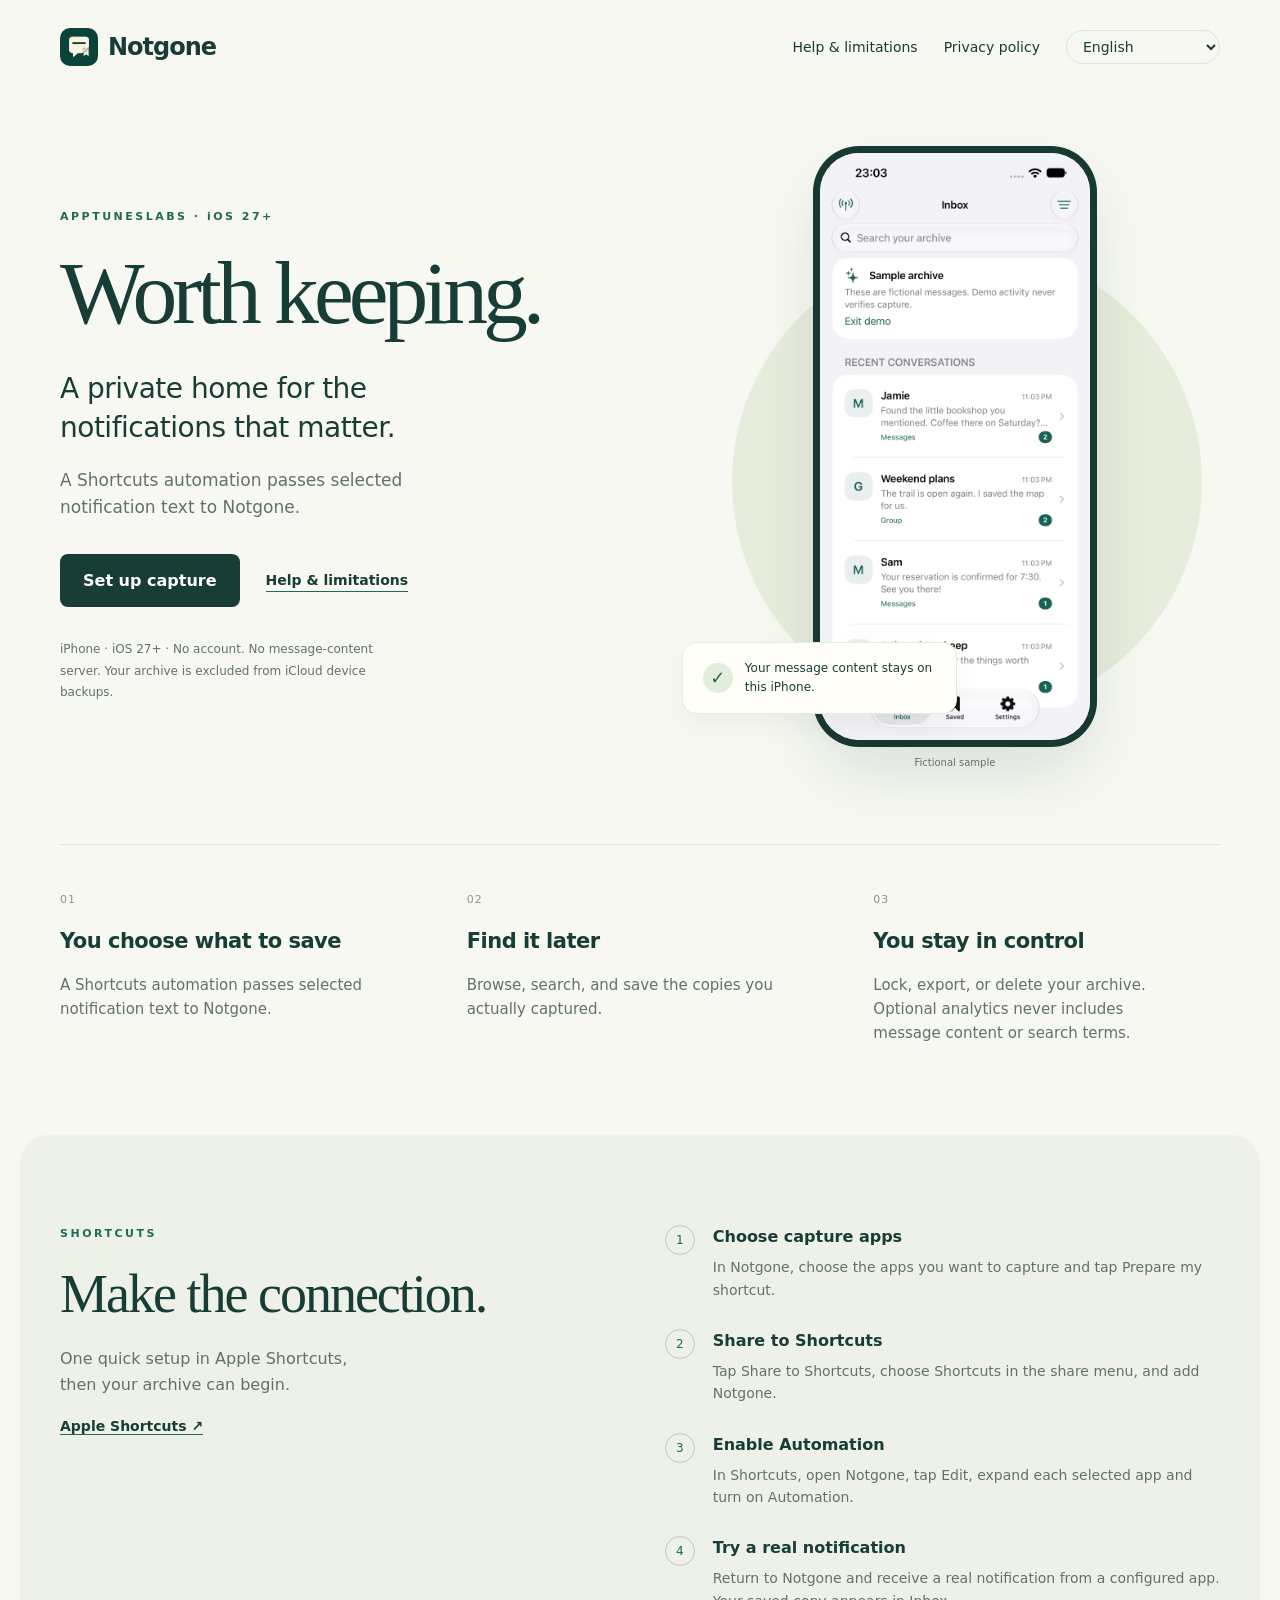
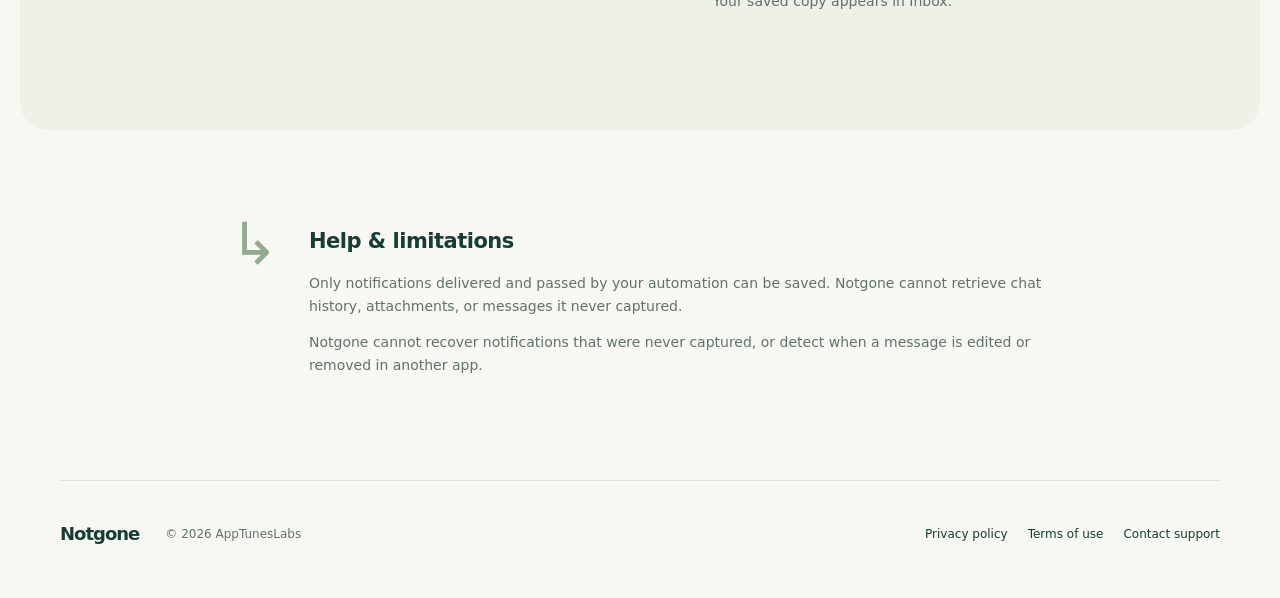
<file: index.html>
<!doctype html>
<html lang="en"><head><base href="./"><meta charset="utf-8"><meta name="viewport" content="width=device-width,initial-scale=1"><meta name="description" content="Notgone keeps copies of the notifications you choose in a private, searchable iPhone archive. iOS 27 and a user-configured Shortcuts automation required."><meta http-equiv="Content-Security-Policy" content="default-src 'self'; img-src 'self' data:; style-src 'self'; script-src 'self'; connect-src 'self'; object-src 'none'; base-uri 'self'"><meta name="referrer" content="strict-origin-when-cross-origin"><meta name="theme-color" content="#1a6157"><title>Notgone — Message Archive</title><link rel="icon" href="assets/icon.png"><link rel="stylesheet" href="style.css"></head>
<body>
<a class="skip" href="#main" data-i18n="Skip to content">Skip to content</a>
<header><a class="brand" href="./" aria-label="Notgone home"><img src="assets/icon.png" alt="" width="38" height="38">Notgone</a><nav aria-label="Main navigation" data-i18n-aria="Main navigation"><a href="support/" data-i18n="Help & limitations">Help & limitations</a><a href="privacy/" data-i18n="Privacy policy">Privacy policy</a><label class="language"><span class="sr-only" data-i18n="Language">Language</span><select id="locale" aria-label="Language" data-i18n-aria="Language"><option value="en-US">English</option></select></label></nav></header>
<main id="main">
<section class="hero" id="home"><div class="intro"><p class="eyebrow">APPTUNESLABS · iOS 27+</p><h1 data-i18n="Worth keeping.">Worth keeping.</h1><p class="lede" data-i18n="A private home for the notifications that matter.">A private home for the notifications that matter.</p><p class="explain" data-i18n="A Shortcuts automation passes selected notification text to Notgone.">A Shortcuts automation passes selected notification text to Notgone.</p><div class="actions"><a class="button" href="#setup" data-i18n="Set up capture">Set up capture</a><a class="textlink" href="support/" data-i18n="Help & limitations">Help & limitations</a></div><p class="availability">iPhone · iOS 27+ · <span data-i18n="No account. No message-content server. Your archive is excluded from iCloud device backups.">No account. No message-content server. Your archive is excluded from iCloud device backups.</span></p></div><div class="showcase"><div class="orbit"></div><figure><img id="app-screenshot" src="assets/inbox.png" alt="Notgone Inbox showing fictional sample conversations" data-i18n-alt="Notgone Inbox showing fictional sample conversations" width="440" height="956"><figcaption data-i18n="Fictional sample">Fictional sample</figcaption></figure><div class="note"><span class="check" aria-hidden="true">✓</span><span data-i18n="Your message content stays on this iPhone.">Your message content stays on this iPhone.</span></div></div></section>
<section class="principles" aria-label="Features"><article><span class="index">01</span><h2 data-i18n="You choose what to save">You choose what to save</h2><p data-i18n="A Shortcuts automation passes selected notification text to Notgone.">A Shortcuts automation passes selected notification text to Notgone.</p></article><article><span class="index">02</span><h2 data-i18n="Find it later">Find it later</h2><p data-i18n="Browse, search, and save the copies you actually captured.">Browse, search, and save the copies you actually captured.</p></article><article><span class="index">03</span><h2 data-i18n="You stay in control">You stay in control</h2><p data-i18n="Lock, export, or delete your archive. Optional analytics never includes message content or search terms.">Lock, export, or delete your archive. Optional analytics never includes message content or search terms.</p></article></section>
<section class="setup" id="setup"><div><p class="eyebrow">SHORTCUTS</p><h2 class="section-title" data-i18n="Make the connection.">Make the connection.</h2><p data-i18n="One quick setup in Apple Shortcuts, then your archive can begin.">One quick setup in Apple Shortcuts, then your archive can begin.</p><a class="textlink" href="https://support.apple.com/guide/shortcuts/apdfbdbd7123/ios" target="_blank" rel="noopener">Apple Shortcuts ↗</a></div><ol><li><h3 data-i18n="Choose capture apps">Choose capture apps</h3><p data-i18n="In Notgone, choose the apps you want to capture and tap Prepare my shortcut.">In Notgone, choose the apps you want to capture and tap Prepare my shortcut.</p></li><li><h3 data-i18n="Share to Shortcuts">Share to Shortcuts</h3><p data-i18n="Tap Share to Shortcuts, choose Shortcuts in the share menu, and add Notgone.">Tap Share to Shortcuts, choose Shortcuts in the share menu, and add Notgone.</p></li><li><h3 data-i18n="Enable Automation">Enable Automation</h3><p data-i18n="In Shortcuts, open Notgone, tap Edit, expand each selected app and turn on Automation.">In Shortcuts, open Notgone, tap Edit, expand each selected app and turn on Automation.</p></li><li><h3 data-i18n="Try a real notification">Try a real notification</h3><p data-i18n="Return to Notgone and receive a real notification from a configured app. Your saved copy appears in Inbox.">Return to Notgone and receive a real notification from a configured app. Your saved copy appears in Inbox.</p></li></ol></section>
<section class="reality"><span aria-hidden="true">↳</span><div><h2 data-i18n="Help & limitations">Help & limitations</h2><p data-i18n="Only notifications delivered and passed by your automation can be saved. Notgone cannot retrieve chat history, attachments, or messages it never captured.">Only notifications delivered and passed by your automation can be saved. Notgone cannot retrieve chat history, attachments, or messages it never captured.</p><p data-i18n="Notgone cannot recover notifications that were never captured, or detect when a message is edited or removed in another app.">Notgone cannot recover notifications that were never captured, or detect when a message is edited or removed in another app.</p></div></section>
</main>
<footer><a class="brand" href="./">Notgone</a><p>© 2026 AppTunesLabs</p><nav aria-label="Legal and support"><a href="privacy/" data-i18n="Privacy policy">Privacy policy</a><a href="terms/" data-i18n="Terms of use">Terms of use</a><a href="mailto:apptuneslabs@gmail.com" data-i18n="Contact support">Contact support</a></nav></footer>
<script src="app.js" defer></script></body></html>
</file>
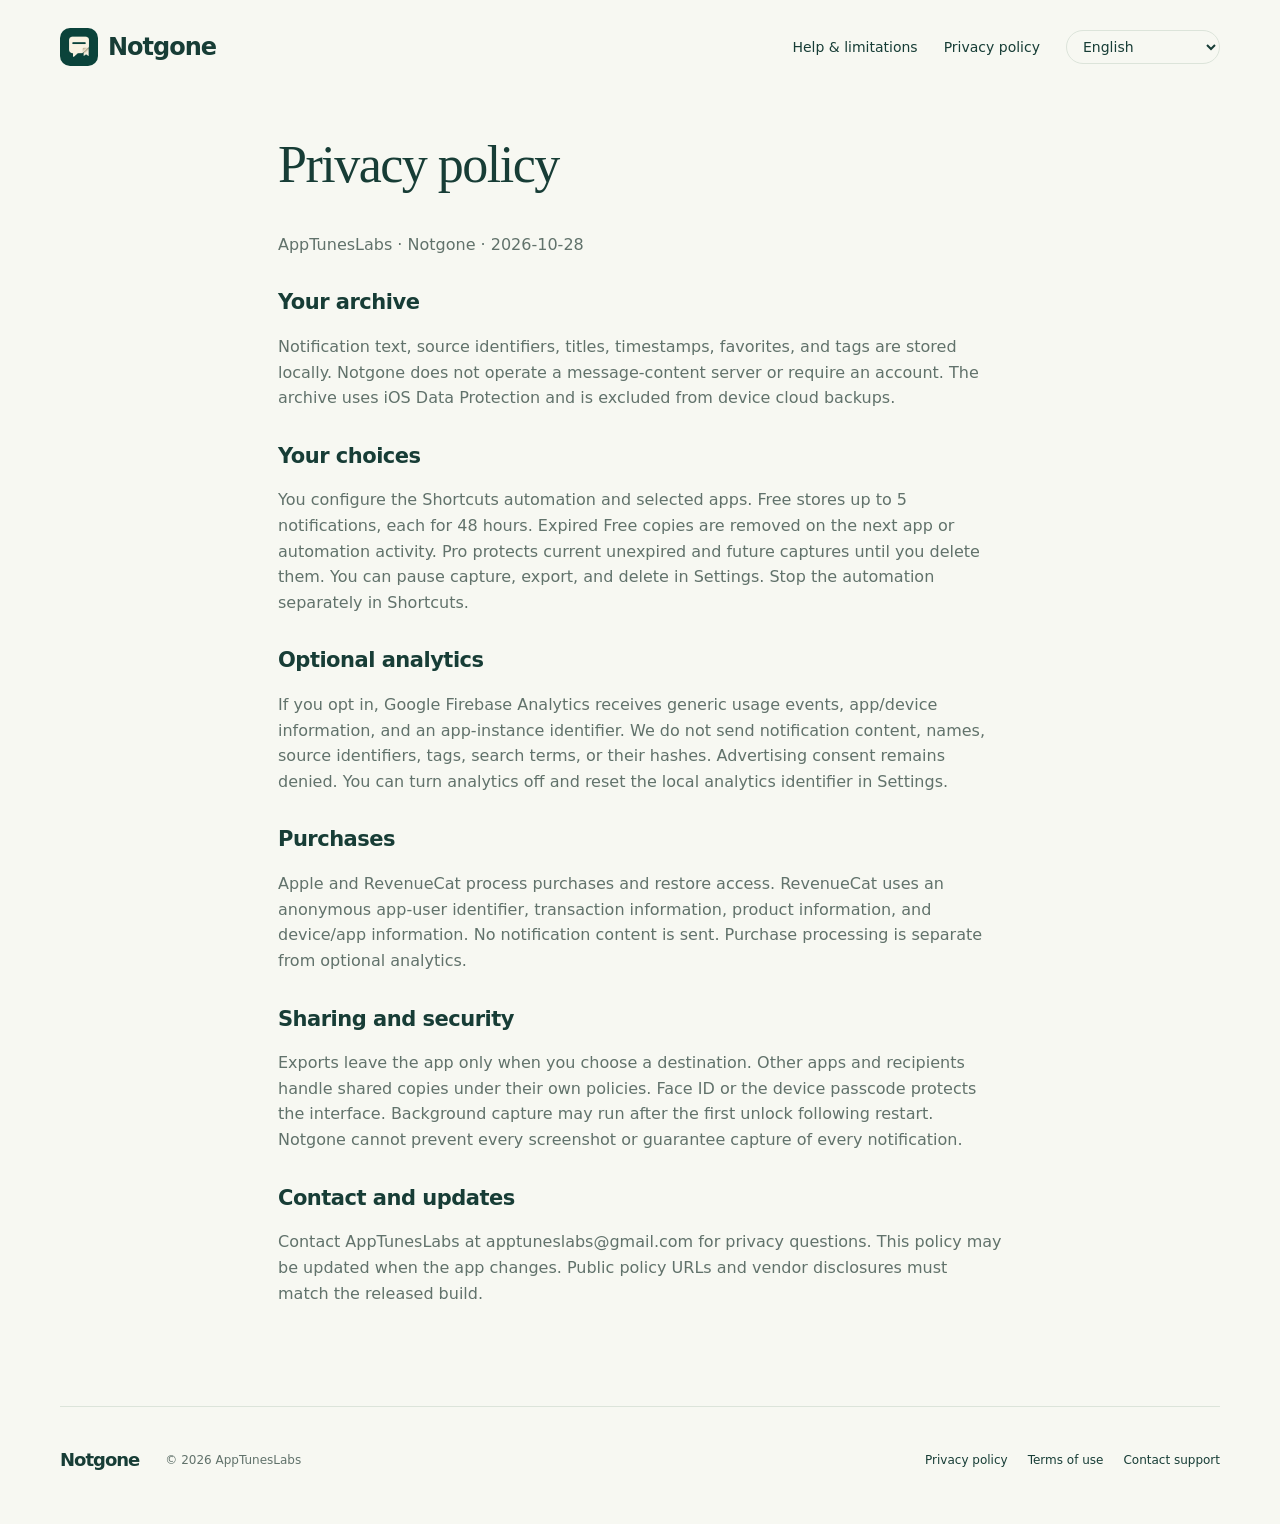
<file: privacy/index.html>
<!doctype html>
<html lang="en"><head><base href="../"><meta charset="utf-8"><meta name="viewport" content="width=device-width,initial-scale=1"><meta name="description" content="Notgone keeps copies of the notifications you choose in a private, searchable iPhone archive. iOS 27 and a user-configured Shortcuts automation required."><meta http-equiv="Content-Security-Policy" content="default-src 'self'; img-src 'self' data:; style-src 'self'; script-src 'self'; connect-src 'self'; object-src 'none'; base-uri 'self'"><meta name="referrer" content="strict-origin-when-cross-origin"><meta name="theme-color" content="#1a6157"><title>Privacy policy — Notgone</title><link rel="icon" href="assets/icon.png"><link rel="stylesheet" href="style.css"></head>
<body>
<a class="skip" href="privacy/#main" data-i18n="Skip to content">Skip to content</a>
<header><a class="brand" href="./" aria-label="Notgone home"><img src="assets/icon.png" alt="" width="38" height="38">Notgone</a><nav aria-label="Main navigation" data-i18n-aria="Main navigation"><a href="support/" data-i18n="Help & limitations">Help & limitations</a><a href="privacy/" data-i18n="Privacy policy">Privacy policy</a><label class="language"><span class="sr-only" data-i18n="Language">Language</span><select id="locale" aria-label="Language" data-i18n-aria="Language"><option value="en-US">English</option></select></label></nav></header>
<main id="main" class="document"><h1 data-i18n="Privacy policy">Privacy policy</h1><p>AppTunesLabs · Notgone · 2026-10-28</p><section><h2 data-i18n="Your archive">Your archive</h2><p data-i18n="Notification text, source identifiers, titles, timestamps, favorites, and tags are stored locally. Notgone does not operate a message-content server or require an account. The archive uses iOS Data Protection and is excluded from device cloud backups.">Notification text, source identifiers, titles, timestamps, favorites, and tags are stored locally. Notgone does not operate a message-content server or require an account. The archive uses iOS Data Protection and is excluded from device cloud backups.</p></section><section><h2 data-i18n="Your choices">Your choices</h2><p data-i18n="You configure the Shortcuts automation and selected apps. Free stores up to 5 notifications, each for 48 hours. Expired Free copies are removed on the next app or automation activity. Pro protects current unexpired and future captures until you delete them. You can pause capture, export, and delete in Settings. Stop the automation separately in Shortcuts.">You configure the Shortcuts automation and selected apps. Free stores up to 5 notifications, each for 48 hours. Expired Free copies are removed on the next app or automation activity. Pro protects current unexpired and future captures until you delete them. You can pause capture, export, and delete in Settings. Stop the automation separately in Shortcuts.</p></section><section><h2 data-i18n="Optional analytics">Optional analytics</h2><p data-i18n="If you opt in, Google Firebase Analytics receives generic usage events, app/device information, and an app-instance identifier. We do not send notification content, names, source identifiers, tags, search terms, or their hashes. Advertising consent remains denied. You can turn analytics off and reset the local analytics identifier in Settings.">If you opt in, Google Firebase Analytics receives generic usage events, app/device information, and an app-instance identifier. We do not send notification content, names, source identifiers, tags, search terms, or their hashes. Advertising consent remains denied. You can turn analytics off and reset the local analytics identifier in Settings.</p></section><section><h2 data-i18n="Purchases">Purchases</h2><p data-i18n="Apple and RevenueCat process purchases and restore access. RevenueCat uses an anonymous app-user identifier, transaction information, product information, and device/app information. No notification content is sent. Purchase processing is separate from optional analytics.">Apple and RevenueCat process purchases and restore access. RevenueCat uses an anonymous app-user identifier, transaction information, product information, and device/app information. No notification content is sent. Purchase processing is separate from optional analytics.</p></section><section><h2 data-i18n="Sharing and security">Sharing and security</h2><p data-i18n="Exports leave the app only when you choose a destination. Other apps and recipients handle shared copies under their own policies. Face ID or the device passcode protects the interface. Background capture may run after the first unlock following restart. Notgone cannot prevent every screenshot or guarantee capture of every notification.">Exports leave the app only when you choose a destination. Other apps and recipients handle shared copies under their own policies. Face ID or the device passcode protects the interface. Background capture may run after the first unlock following restart. Notgone cannot prevent every screenshot or guarantee capture of every notification.</p></section><section><h2 data-i18n="Contact and updates">Contact and updates</h2><p data-i18n="Contact AppTunesLabs at apptuneslabs@gmail.com for privacy questions. This policy may be updated when the app changes. Public policy URLs and vendor disclosures must match the released build.">Contact AppTunesLabs at apptuneslabs@gmail.com for privacy questions. This policy may be updated when the app changes. Public policy URLs and vendor disclosures must match the released build.</p></section></main>
<footer><a class="brand" href="./">Notgone</a><p>© 2026 AppTunesLabs</p><nav aria-label="Legal and support"><a href="privacy/" data-i18n="Privacy policy">Privacy policy</a><a href="terms/" data-i18n="Terms of use">Terms of use</a><a href="mailto:apptuneslabs@gmail.com" data-i18n="Contact support">Contact support</a></nav></footer>
<script src="app.js" defer></script></body></html>
</file>
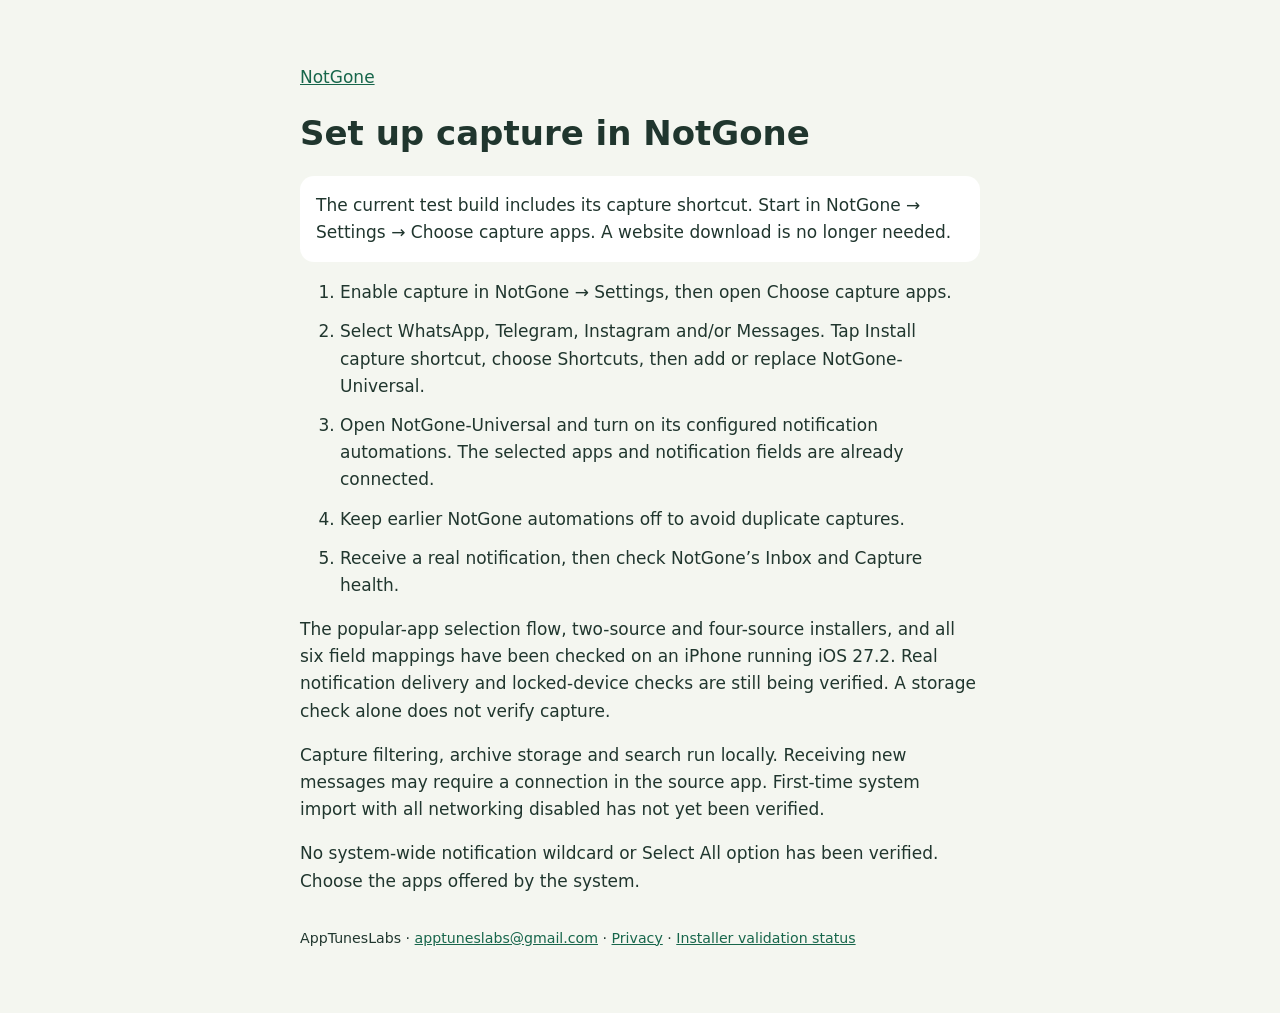
<file: shortcuts/index.html>
<!doctype html>
<html lang="en">
<meta charset="utf-8">
<meta name="viewport" content="width=device-width,initial-scale=1">
<meta name="robots" content="noindex">
<title>NotGone capture installers — device preview</title>
<style>
body{font:17px/1.6 system-ui,sans-serif;color:#20362e;background:#f4f6f0;margin:0;padding:24px}main{max-width:680px;margin:40px auto}h1{line-height:1.15}a{color:#17664b}nav{display:grid;grid-template-columns:repeat(auto-fit,minmax(220px,1fr));gap:12px;margin:28px 0}nav a{display:block;padding:18px;background:#fff;border:1px solid #cddbd2;border-radius:16px;text-decoration:none;font-weight:650}li{margin-bottom:12px}.status{padding:16px;background:#fff;border-radius:14px}small{display:block;margin-top:32px}
</style>
<main>
<a href="../">NotGone</a>
<h1>Set up capture in NotGone</h1>
<p class="status">The current test build includes its capture shortcut. Start in NotGone → Settings → Choose capture apps. A website download is no longer needed.</p>
<ol>
<li>Enable capture in NotGone → Settings, then open Choose capture apps.</li>
<li>Select WhatsApp, Telegram, Instagram and/or Messages. Tap Install capture shortcut, choose Shortcuts, then add or replace NotGone-Universal.</li>
<li>Open NotGone-Universal and turn on its configured notification automations. The selected apps and notification fields are already connected.</li>
<li>Keep earlier NotGone automations off to avoid duplicate captures.</li>
<li>Receive a real notification, then check NotGone’s Inbox and Capture health.</li>
</ol>
<p>The popular-app selection flow, two-source and four-source installers, and all six field mappings have been checked on an iPhone running iOS 27.2. Real notification delivery and locked-device checks are still being verified. A storage check alone does not verify capture.</p>
<p>Capture filtering, archive storage and search run locally. Receiving new messages may require a connection in the source app. First-time system import with all networking disabled has not yet been verified.</p>
<p>No system-wide notification wildcard or Select All option has been verified. Choose the apps offered by the system.</p>
<small>AppTunesLabs · <a href="mailto:apptuneslabs@gmail.com">apptuneslabs@gmail.com</a> · <a href="../privacy/">Privacy</a> · <a href="manifest.json">Installer validation status</a></small>
</main>
</html>
</file>
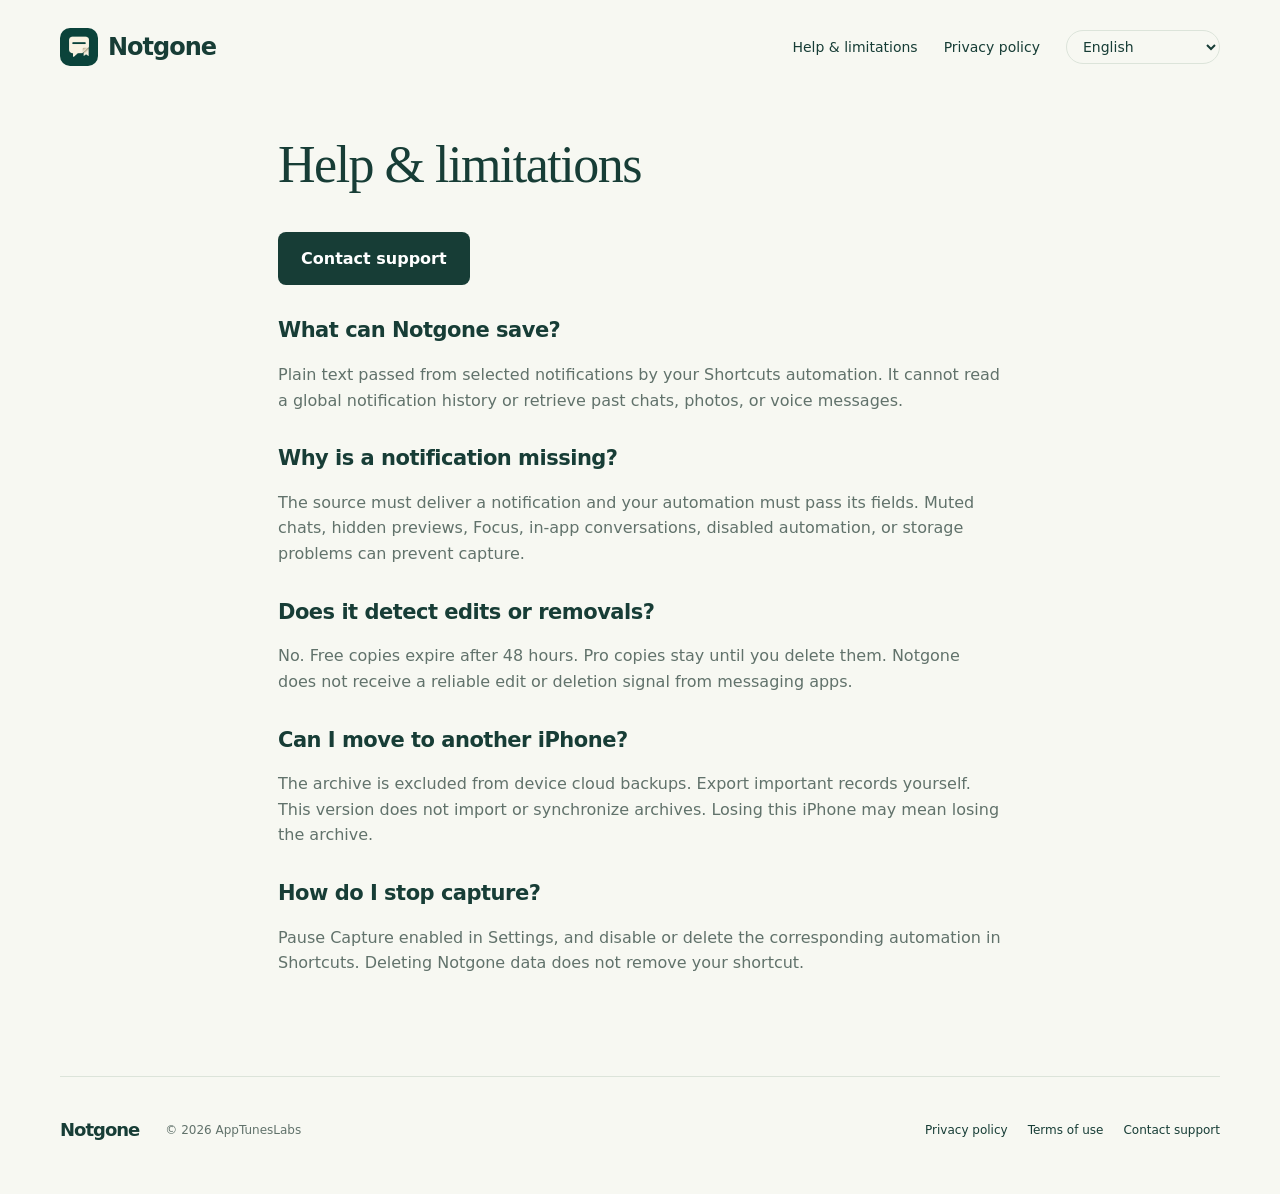
<file: support/index.html>
<!doctype html>
<html lang="en"><head><base href="../"><meta charset="utf-8"><meta name="viewport" content="width=device-width,initial-scale=1"><meta name="description" content="Notgone keeps copies of the notifications you choose in a private, searchable iPhone archive. iOS 27 and a user-configured Shortcuts automation required."><meta http-equiv="Content-Security-Policy" content="default-src 'self'; img-src 'self' data:; style-src 'self'; script-src 'self'; connect-src 'self'; object-src 'none'; base-uri 'self'"><meta name="referrer" content="strict-origin-when-cross-origin"><meta name="theme-color" content="#1a6157"><title>Support — NotGone</title><link rel="icon" href="assets/icon.png"><link rel="stylesheet" href="style.css"></head>
<body>
<a class="skip" href="support/#main" data-i18n="Skip to content">Skip to content</a>
<header><a class="brand" href="./" aria-label="Notgone home"><img src="assets/icon.png" alt="" width="38" height="38">Notgone</a><nav aria-label="Main navigation" data-i18n-aria="Main navigation"><a href="support/" data-i18n="Help & limitations">Help & limitations</a><a href="privacy/" data-i18n="Privacy policy">Privacy policy</a><label class="language"><span class="sr-only" data-i18n="Language">Language</span><select id="locale" aria-label="Language" data-i18n-aria="Language"><option value="en-US">English</option></select></label></nav></header>
<main id="main" class="document"><h1 data-i18n="Help &amp; limitations">Help &amp; limitations</h1><a class="button" href="mailto:apptuneslabs@gmail.com" data-i18n="Contact support">Contact support</a><section><h2 data-i18n="What can Notgone save?">What can Notgone save?</h2><p data-i18n="Plain text passed from selected notifications by your Shortcuts automation. It cannot read a global notification history or retrieve past chats, photos, or voice messages.">Plain text passed from selected notifications by your Shortcuts automation. It cannot read a global notification history or retrieve past chats, photos, or voice messages.</p></section><section><h2 data-i18n="Why is a notification missing?">Why is a notification missing?</h2><p data-i18n="The source must deliver a notification and your automation must pass its fields. Muted chats, hidden previews, Focus, in-app conversations, disabled automation, or storage problems can prevent capture.">The source must deliver a notification and your automation must pass its fields. Muted chats, hidden previews, Focus, in-app conversations, disabled automation, or storage problems can prevent capture.</p></section><section><h2 data-i18n="Does it detect edits or removals?">Does it detect edits or removals?</h2><p data-i18n="No. Free copies expire after 48 hours. Pro copies stay until you delete them. Notgone does not receive a reliable edit or deletion signal from messaging apps.">No. Free copies expire after 48 hours. Pro copies stay until you delete them. Notgone does not receive a reliable edit or deletion signal from messaging apps.</p></section><section><h2 data-i18n="Can I move to another iPhone?">Can I move to another iPhone?</h2><p data-i18n="The archive is excluded from device cloud backups. Export important records yourself. This version does not import or synchronize archives. Losing this iPhone may mean losing the archive.">The archive is excluded from device cloud backups. Export important records yourself. This version does not import or synchronize archives. Losing this iPhone may mean losing the archive.</p></section><section><h2 data-i18n="How do I stop capture?">How do I stop capture?</h2><p data-i18n="Pause Capture enabled in Settings, and disable or delete the corresponding automation in Shortcuts. Deleting Notgone data does not remove your shortcut.">Pause Capture enabled in Settings, and disable or delete the corresponding automation in Shortcuts. Deleting Notgone data does not remove your shortcut.</p></section></main>
<footer><a class="brand" href="./">Notgone</a><p>© 2026 AppTunesLabs</p><nav aria-label="Legal and support"><a href="privacy/" data-i18n="Privacy policy">Privacy policy</a><a href="terms/" data-i18n="Terms of use">Terms of use</a><a href="mailto:apptuneslabs@gmail.com" data-i18n="Contact support">Contact support</a></nav></footer>
<script src="app.js" defer></script></body></html>
</file>
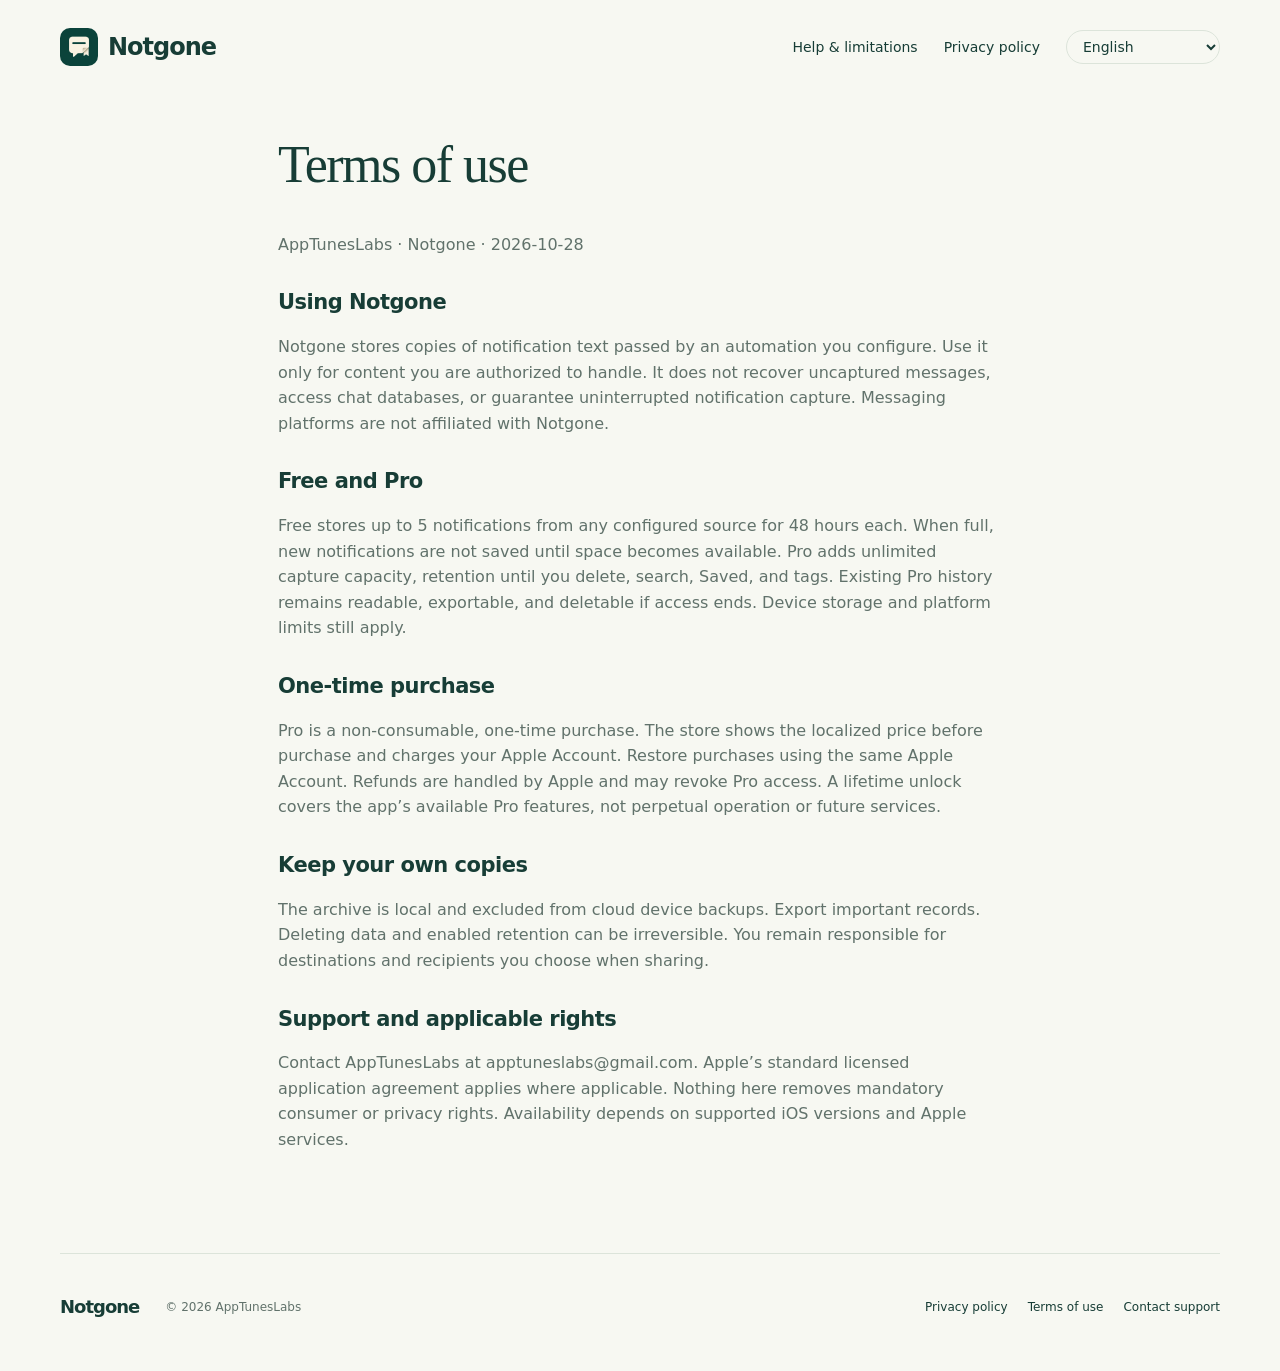
<file: terms/index.html>
<!doctype html>
<html lang="en"><head><base href="../"><meta charset="utf-8"><meta name="viewport" content="width=device-width,initial-scale=1"><meta name="description" content="Notgone keeps copies of the notifications you choose in a private, searchable iPhone archive. iOS 27 and a user-configured Shortcuts automation required."><meta http-equiv="Content-Security-Policy" content="default-src 'self'; img-src 'self' data:; style-src 'self'; script-src 'self'; connect-src 'self'; object-src 'none'; base-uri 'self'"><meta name="referrer" content="strict-origin-when-cross-origin"><meta name="theme-color" content="#1a6157"><title>Terms of use — Notgone</title><link rel="icon" href="assets/icon.png"><link rel="stylesheet" href="style.css"></head>
<body>
<a class="skip" href="terms/#main" data-i18n="Skip to content">Skip to content</a>
<header><a class="brand" href="./" aria-label="Notgone home"><img src="assets/icon.png" alt="" width="38" height="38">Notgone</a><nav aria-label="Main navigation" data-i18n-aria="Main navigation"><a href="support/" data-i18n="Help & limitations">Help & limitations</a><a href="privacy/" data-i18n="Privacy policy">Privacy policy</a><label class="language"><span class="sr-only" data-i18n="Language">Language</span><select id="locale" aria-label="Language" data-i18n-aria="Language"><option value="en-US">English</option></select></label></nav></header>
<main id="main" class="document"><h1 data-i18n="Terms of use">Terms of use</h1><p>AppTunesLabs · Notgone · 2026-10-28</p><section><h2 data-i18n="Using Notgone">Using Notgone</h2><p data-i18n="Notgone stores copies of notification text passed by an automation you configure. Use it only for content you are authorized to handle. It does not recover uncaptured messages, access chat databases, or guarantee uninterrupted notification capture. Messaging platforms are not affiliated with Notgone.">Notgone stores copies of notification text passed by an automation you configure. Use it only for content you are authorized to handle. It does not recover uncaptured messages, access chat databases, or guarantee uninterrupted notification capture. Messaging platforms are not affiliated with Notgone.</p></section><section><h2 data-i18n="Free and Pro">Free and Pro</h2><p data-i18n="Free stores up to 5 notifications from any configured source for 48 hours each. When full, new notifications are not saved until space becomes available. Pro adds unlimited capture capacity, retention until you delete, search, Saved, and tags. Existing Pro history remains readable, exportable, and deletable if access ends. Device storage and platform limits still apply.">Free stores up to 5 notifications from any configured source for 48 hours each. When full, new notifications are not saved until space becomes available. Pro adds unlimited capture capacity, retention until you delete, search, Saved, and tags. Existing Pro history remains readable, exportable, and deletable if access ends. Device storage and platform limits still apply.</p></section><section><h2 data-i18n="One-time purchase">One-time purchase</h2><p data-i18n="Pro is a non-consumable, one-time purchase. The store shows the localized price before purchase and charges your Apple Account. Restore purchases using the same Apple Account. Refunds are handled by Apple and may revoke Pro access. A lifetime unlock covers the app’s available Pro features, not perpetual operation or future services.">Pro is a non-consumable, one-time purchase. The store shows the localized price before purchase and charges your Apple Account. Restore purchases using the same Apple Account. Refunds are handled by Apple and may revoke Pro access. A lifetime unlock covers the app’s available Pro features, not perpetual operation or future services.</p></section><section><h2 data-i18n="Keep your own copies">Keep your own copies</h2><p data-i18n="The archive is local and excluded from cloud device backups. Export important records. Deleting data and enabled retention can be irreversible. You remain responsible for destinations and recipients you choose when sharing.">The archive is local and excluded from cloud device backups. Export important records. Deleting data and enabled retention can be irreversible. You remain responsible for destinations and recipients you choose when sharing.</p></section><section><h2 data-i18n="Support and applicable rights">Support and applicable rights</h2><p data-i18n="Contact AppTunesLabs at apptuneslabs@gmail.com. Apple’s standard licensed application agreement applies where applicable. Nothing here removes mandatory consumer or privacy rights. Availability depends on supported iOS versions and Apple services.">Contact AppTunesLabs at apptuneslabs@gmail.com. Apple’s standard licensed application agreement applies where applicable. Nothing here removes mandatory consumer or privacy rights. Availability depends on supported iOS versions and Apple services.</p></section></main>
<footer><a class="brand" href="./">Notgone</a><p>© 2026 AppTunesLabs</p><nav aria-label="Legal and support"><a href="privacy/" data-i18n="Privacy policy">Privacy policy</a><a href="terms/" data-i18n="Terms of use">Terms of use</a><a href="mailto:apptuneslabs@gmail.com" data-i18n="Contact support">Contact support</a></nav></footer>
<script src="app.js" defer></script></body></html>
</file>
<file: style.css>
:root{--ink:#173d36;--muted:#61726b;--paper:#f7f8f2;--accent:#216858;--line:#dce4da;--card:#fff;--serif:Georgia,'Times New Roman',serif}*{box-sizing:border-box}html{scroll-behavior:smooth;scroll-padding-top:90px}body{margin:0;background:var(--paper);color:var(--ink);font:16px/1.6 'DM Sans',system-ui,sans-serif}a{color:inherit;text-decoration:none}a:hover{text-decoration:underline}button,select{font:inherit}a:focus-visible,select:focus-visible{outline:3px solid #307462;outline-offset:5px}.sr-only,.skip:not(:focus){position:absolute;width:1px;height:1px;padding:0;margin:-1px;overflow:hidden;clip:rect(0,0,0,0)}.skip:focus{position:fixed;top:12px;left:12px;z-index:4;background:white;padding:12px}header{max-width:1240px;margin:auto;display:flex;justify-content:space-between;align-items:center;padding:28px 40px;gap:24px}.brand{display:flex;align-items:center;gap:10px;font-family:Manrope,system-ui;font-weight:800;font-size:24px;letter-spacing:-1px}.brand img{border-radius:10px}nav{display:flex;align-items:center;gap:26px;font-size:14px;font-weight:500}select{border:1px solid var(--line);background:transparent;color:inherit;border-radius:30px;padding:7px 12px;max-width:154px}.hero{max-width:1240px;min-height:720px;margin:0 auto;display:grid;grid-template-columns:1.12fr 1fr;align-items:center;gap:36px;padding:55px 40px 70px}.eyebrow{font-size:11px;letter-spacing:2.5px;font-weight:700;color:var(--accent);margin:0 0 22px}.intro h1{font-family:var(--serif);font-size:clamp(64px,7vw,102px);font-weight:400;letter-spacing:-5px;line-height:1.02;margin:0 0 30px;max-width:580px}.lede{font-size:clamp(21px,2.2vw,28px);line-height:1.4;max-width:420px;margin:0 0 20px;letter-spacing:-.5px}.explain{max-width:390px;color:var(--muted);font-size:17px}.actions{display:flex;align-items:center;gap:26px;margin:32px 0}.button{display:inline-block;background:var(--ink);color:#fff;border-radius:8px;padding:14px 23px;font-weight:600}.button:hover{background:var(--accent);text-decoration:none}.textlink{font-weight:600;border-bottom:1px solid var(--accent);font-size:14px}.availability{font-size:12px;line-height:1.8;color:var(--muted);max-width:350px}.showcase{position:relative;display:flex;justify-content:center;min-height:625px;align-items:center}.orbit{position:absolute;width:470px;height:470px;background:#e7eddd;border-radius:50%;transform:translate(12px,20px)}figure{margin:0;position:relative;width:270px;z-index:1}figure img{display:block;width:100%;height:auto;border-radius:39px;box-shadow:0 30px 65px #193b2c20,0 0 0 7px #183a32}figcaption{text-align:center;font-size:10px;color:var(--muted);margin-top:15px}.note{position:absolute;bottom:60px;left:-8px;z-index:2;background:#fffef9;border:1px solid #e6ebdf;border-radius:14px;box-shadow:0 12px 28px #193b2c0c;display:flex;align-items:center;gap:12px;padding:16px 20px;max-width:275px;font-size:12px}.check{background:#e2edde;color:var(--accent);border-radius:50%;width:30px;height:30px;display:grid;place-items:center;font-size:18px;flex-shrink:0}.principles{max-width:1160px;margin:auto;padding:40px 0 75px;border-top:1px solid var(--line);display:grid;grid-template-columns:repeat(3,1fr);gap:60px}.index{font-size:11px;color:#879888;letter-spacing:1px}h2{font:700 21px/1.3 Manrope,system-ui;letter-spacing:-.5px}article p{font-size:15px;color:var(--muted);max-width:320px}.setup{max-width:1240px;margin:auto;padding:90px 40px;display:grid;grid-template-columns:1fr 1.1fr;gap:100px;background:#edf1e7;border-radius:28px}.section-title{font-family:var(--serif);font-size:54px;font-weight:400;line-height:1.1;letter-spacing:-2px;margin:0 0 22px}.setup>div>p:not(.eyebrow){color:var(--muted);max-width:320px}.setup ol{list-style:none;counter-reset:steps;margin:0;padding:0}.setup li{position:relative;padding:0 0 28px 48px;counter-increment:steps}.setup li:before{content:counter(steps);position:absolute;left:0;top:0;border:1px solid #bacab8;border-radius:50%;height:28px;width:28px;text-align:center;font-size:12px;line-height:28px;color:var(--accent)}h3{font-size:16px;line-height:1.5;margin:0 0 7px}.setup li p{margin:0;font-size:14px;color:var(--muted)}.reality{max-width:900px;margin:80px auto 90px;display:flex;gap:30px;padding:0 40px}.reality>span{font-family:var(--serif);font-size:58px;line-height:1.2;color:#91aa91}.reality p{font-size:14px;color:var(--muted)}footer{max-width:1160px;margin:auto;border-top:1px solid var(--line);padding:32px 0 42px;display:flex;align-items:center;gap:26px}footer .brand{font-size:18px}footer p{font-size:12px;color:var(--muted);flex:1}footer nav{font-size:12px;gap:20px}.document{max-width:780px;margin:40px auto 100px;padding:0 28px}.document h1{font:400 52px/1.2 var(--serif);letter-spacing:-1.5px}.document section{margin:32px 0}.document p{color:var(--muted)}[dir=rtl] .intro h1{letter-spacing:0}[dir=rtl] .setup li{padding:0 48px 28px 0}[dir=rtl] .setup li:before{left:auto;right:0}[dir=rtl] .note{left:auto;right:-8px}@media(max-width:900px){header{padding:24px}nav{gap:14px}.hero{padding:40px 28px;gap:14px;min-height:0}.intro h1{font-size:74px}.showcase{min-height:540px}figure{width:230px}.orbit{width:340px;height:340px}.note{left:-18px;bottom:35px;max-width:220px}.principles{padding:40px 28px;gap:28px}.setup{margin:20px;border-radius:20px;gap:40px;padding:50px 28px}footer{margin:0 28px;flex-wrap:wrap}}@media(max-width:640px){header{align-items:flex-start;padding:20px}.brand{font-size:22px}header nav{gap:10px;flex-wrap:wrap;justify-content:flex-end;max-width:200px;font-size:11px}.language select{font-size:11px;max-width:120px}.hero{display:flex;flex-direction:column;align-items:stretch;padding:40px 24px 20px}.intro h1{font-size:76px;letter-spacing:-4px;max-width:360px}.lede{font-size:23px}.explain{font-size:15px}.availability{max-width:100%}.showcase{min-height:600px}.orbit{width:min(90vw,390px);height:min(90vw,390px)}figure{width:245px}.note{left:0;bottom:38px;max-width:240px}.principles{grid-template-columns:1fr;padding:34px 24px 45px;gap:24px}.principles article{padding-bottom:18px;border-bottom:1px solid var(--line)}.principles article p{max-width:100%}.setup{grid-template-columns:1fr;margin:12px;padding:40px 24px;gap:32px}.section-title{font-size:45px}.reality{margin:50px auto;padding:0 24px;gap:16px}.reality>span{font-size:40px}footer{margin:0 24px;padding:24px 0;gap:12px}footer p{flex-basis:50%}footer nav{width:100%;gap:20px}.document h1{font-size:42px}}@media(prefers-reduced-motion:reduce){html{scroll-behavior:auto}}@media(prefers-color-scheme:dark){:root{--ink:#e2eadd;--paper:#112720;--muted:#a1b4a5;--accent:#a2cbb5;--line:#2e4639;--card:#1d342b}.orbit{background:#203c2d}.setup{background:#193329}.note{background:#233e31;border-color:#39503d}.button{background:#d4e4d1;color:#19382c}.check{background:#355941;color:#d1e4cf}.brand img{opacity:.94}}
</file>
